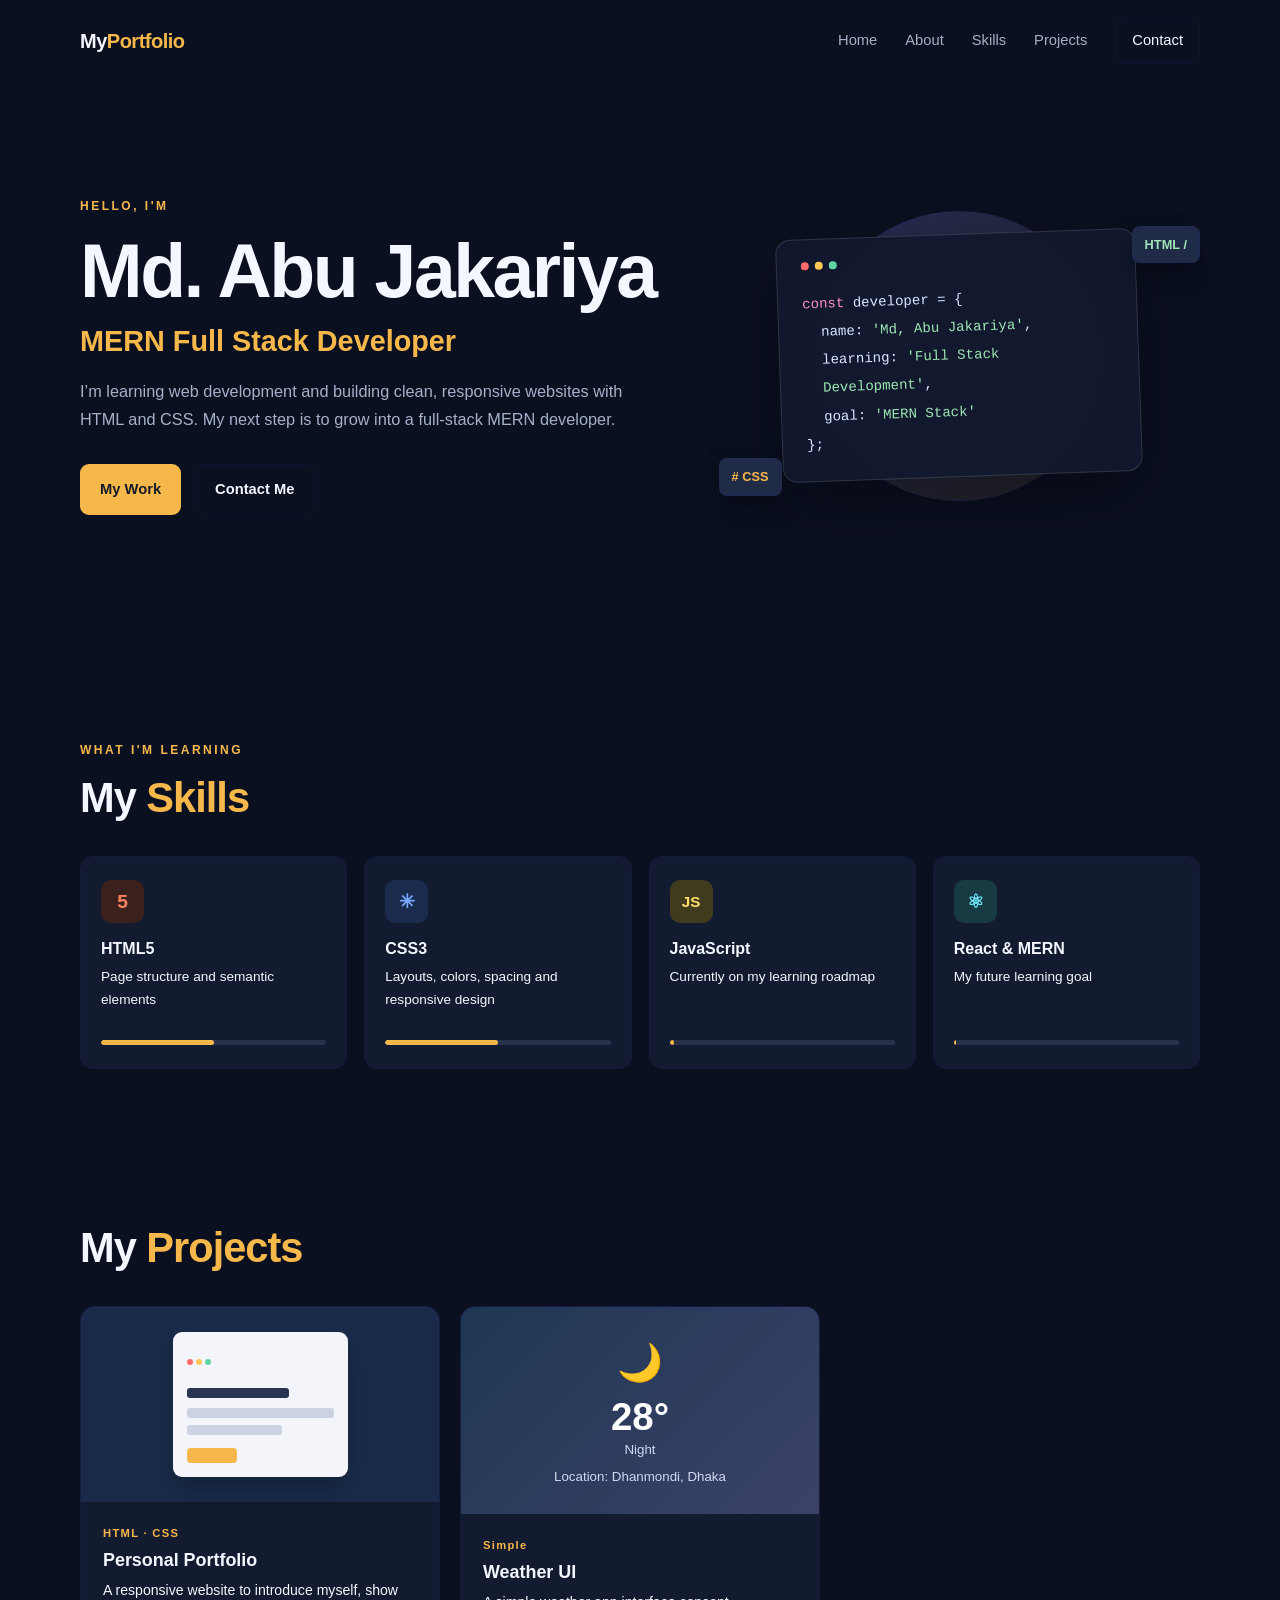
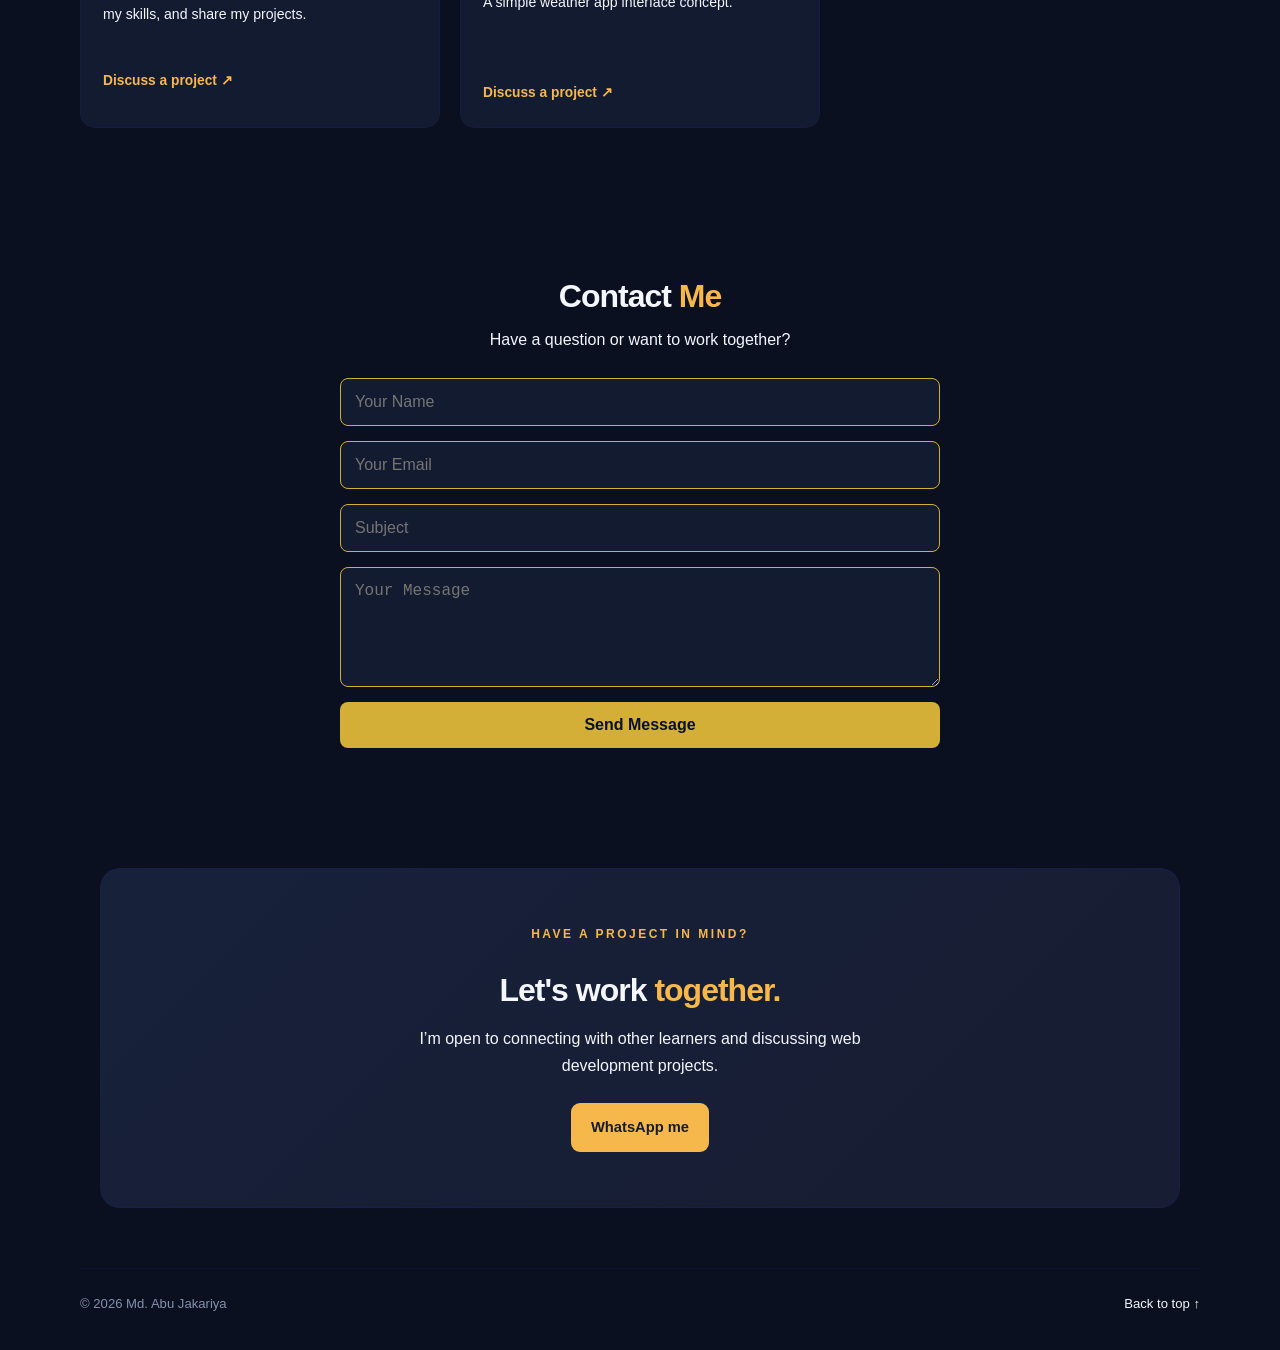
<file: index.html>
<!DOCTYPE html>
<html lang="en">
<head>
  <meta charset="UTF-8">
  <meta name="viewport" content="width=device-width, initial-scale=1.0">
  <title>abujakariya.portfolio.gov.bd
  </title>
  <link rel="stylesheet" href="style.css">
</head>
<body>
  <header class="navbar">
    <a class="logo" href="#home">My<span>Portfolio</span></a>
    <nav aria-label="Main navigation">
      <a href="#home">Home</a>
      <a href="assets/about.html" target="_blank">About</a>
      <a href="assets/skills.html" target="_blank">Skills</a>
      <a href="assets/project.html" target="_blank">Projects</a>
      <a class="nav-contact" href="#contact">Contact</a>
    </nav>
  </header>
<!-- header section -->
  <main>
    <section class="hero section" id="home">
      <div class="hero-text">
        <p class="eyebrow">HELLO, I'M</p>
        <h1>Md. Abu Jakariya</h1>
        <h2><span>MERN Full Stack Developer</span></h2>
        <p class="intro">I’m learning web development and building clean, responsive websites with HTML and CSS. My next step is to grow into a full-stack MERN developer.</p>
        <div class="hero-buttons">
          <a class="button primary" href="#projects">My Work</a>
          <a class="button secondary" href="#contact">Contact Me</a>
        </div>
      </div>
      
      <!-- card -->
      <div class="hero-art" aria-label="Decorative coding illustration">
        <div class="circle"></div>
        <div class="code-card">
          <div class="dots"><i></i><i></i><i></i></div>
          <p><span class="pink">const</span> developer = {</p>
          <p class="indent">name: <span class="green">'Md, Abu Jakariya'</span>,</p>
          <p class="indent">learning: <span class="green">'Full Stack Development'</span>,</p>
          <p class="indent">goal: <span class="green">'MERN Stack'</span></p>
          <p>};</p>
          <p class="cursor-line"></p>
        </div>
        <span class="float-tag tag-one"> HTML /</span>
        <span class="float-tag tag-two"># CSS</span>
      </div>
    </section>

    <!-- Skills -->
    <section class="section" id="skills">
      <div class="section-heading">
        <p class="eyebrow">WHAT I'M LEARNING</p>
        <h2>My <span>Skills</span></h2>
      </div>
      <div class="skills-grid">
        <article class="skill-card"><div class="skill-icon html-icon">5</div><h3>HTML5</h3><p>Page structure and semantic elements</p><div class="skill-track"><span style="width: 50%"></span></div></article>
        <article class="skill-card"><div class="skill-icon css-icon">✳</div><h3>CSS3</h3><p>Layouts, colors, spacing and responsive design</p><div class="skill-track"><span style="width: 50%"></span></div></article>
        <article class="skill-card"><div class="skill-icon js-icon">JS</div><h3>JavaScript</h3><p>Currently on my learning roadmap</p><div class="skill-track"><span style="width: 2%"></span></div></article>
        <article class="skill-card"><div class="skill-icon react-icon">⚛</div><h3>React & MERN</h3><p>My future learning goal</p><div class="skill-track"><span style="width: 1%"></span></div></article>
      </div>
     
    </section>

    <section class="section projects" id="projects">
      <div class="section-heading">
        
        <h2>My <span>Projects</span></h2>
      </div>
      <div class="project-grid">
        <article class="project-card">
          <div class="project-preview preview-one"><div class="mini-window"><span></span><span></span><span></span><div class="mini-title"></div><div class="mini-line"></div><div class="mini-line short"></div><div class="mini-button"></div></div></div>
          <div class="project-content"><p class="project-type">HTML · CSS</p><h3>Personal Portfolio</h3><p>A responsive website to introduce myself, show my skills, and share my projects.</p><a href="#contact">Discuss a project ↗</a></div>
        </article>
        <article class="project-card">
          <div class="project-preview preview-two"><div class="weather-card"><span>🌙</span><strong>28°</strong><small>Night</small>
          <div><small>Location: Dhanmondi, Dhaka</small></div></div></div>
          
          <div class="project-content"><p class="project-type"><b>Simple</b></p><h3>Weather UI</h3><p>A simple weather app interface concept.</p><a href="#contact">Discuss a project ↗</a></div>
        </article>
      </div>
    </section>

    <!-- form -->
     
<section class="contact" id="contact"> <h2>Contact <span id="col">Me</span></h2> <p>Have a question or want to work together?</p> <form class="contact-form"> <input type="text" placeholder="Your Name" required> <input type="email" placeholder="Your Email" required> <input type="text" placeholder="Subject" required> <textarea placeholder="Your Message" rows="5" required></textarea> <button type="submit">Send Message</button> </form> </section>
    <section class="section contact" id="contact">
      <div class="contact-box">
        <p class="eyebrow">HAVE A PROJECT IN MIND?</p>
        <h2>Let's work <span>together.</span></h2>
        <p>I’m open to connecting with other learners and discussing web development projects.</p>
        <a class="button primary" href="https://wa.me/8801773729997">WhatsApp me</a>
      </div>
    </section>
  </main>

  <footer>
    <p>© 2026 Md. Abu Jakariya</p>
    <a href="#home">Back to top ↑</a>
  </footer>
</body>
</html>
</file>
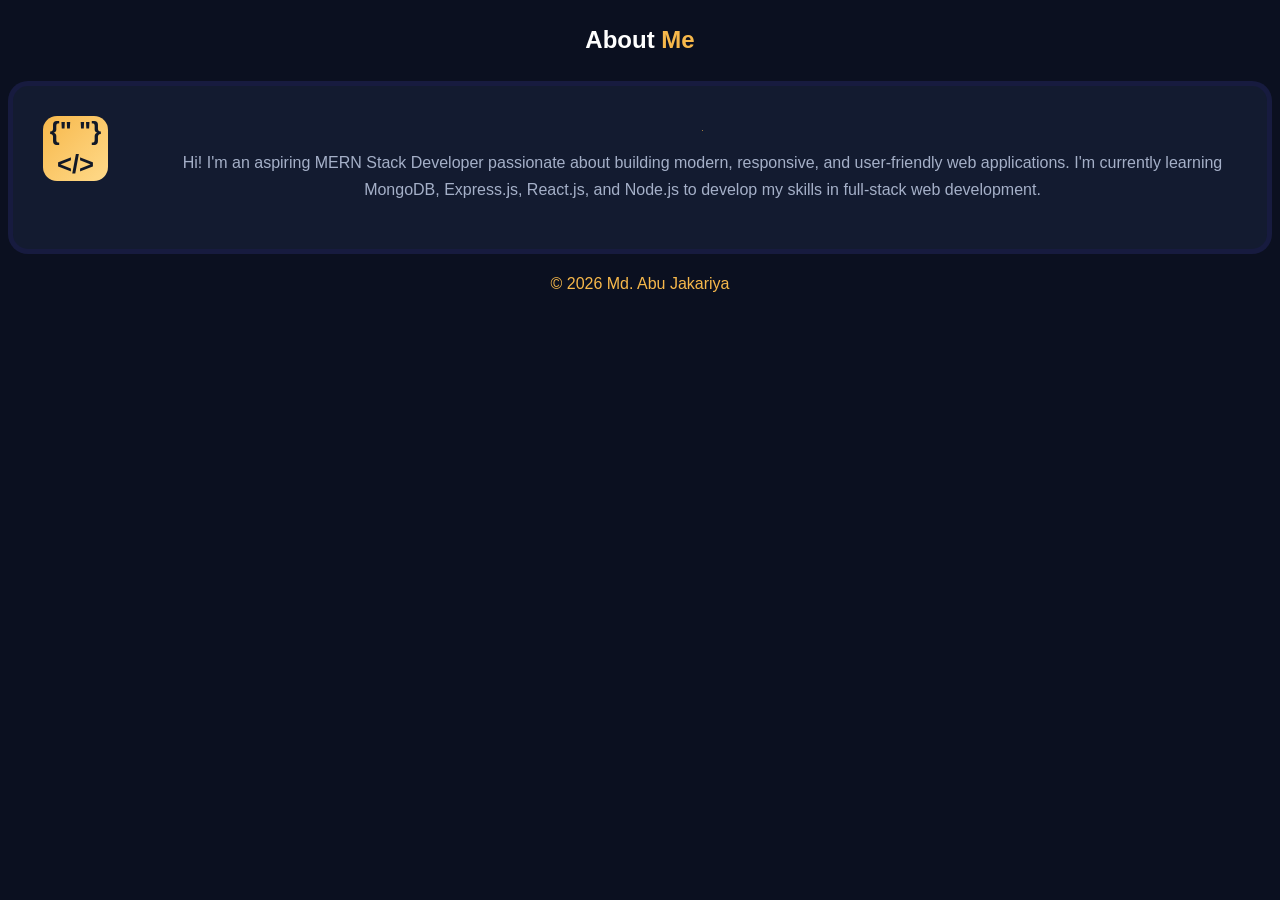
<file: assets/about.html>
<!DOCTYPE html>
<html lang="en">
<head>
    <meta charset="UTF-8">
    <meta name="viewport" content="width=device-width, initial-scale=1.0">
    <title>About</title>
    <link rel="stylesheet" href="about.css">
</head>
<body>
      <section class="section about" id="about">
      <div class="section-heading">
        <h2>About <span>Me</span></h2>
      </div>
      <div class="about-card">
        <div class="about-mark">{" "}</div>
        <div>
          <h3>.</h3>
          <p>Hi! I'm an aspiring MERN Stack Developer passionate about building modern, 
            responsive, and user-friendly web applications. 
            I'm currently learning MongoDB, Express.js, 
            React.js, and Node.js to develop my skills in 
            full-stack web development.</p>
        </div>
      </div>
    </section>

      <footer>
    <p>© 2026 Md. Abu Jakariya</p>
  </footer>
</body>
</html>
</file>
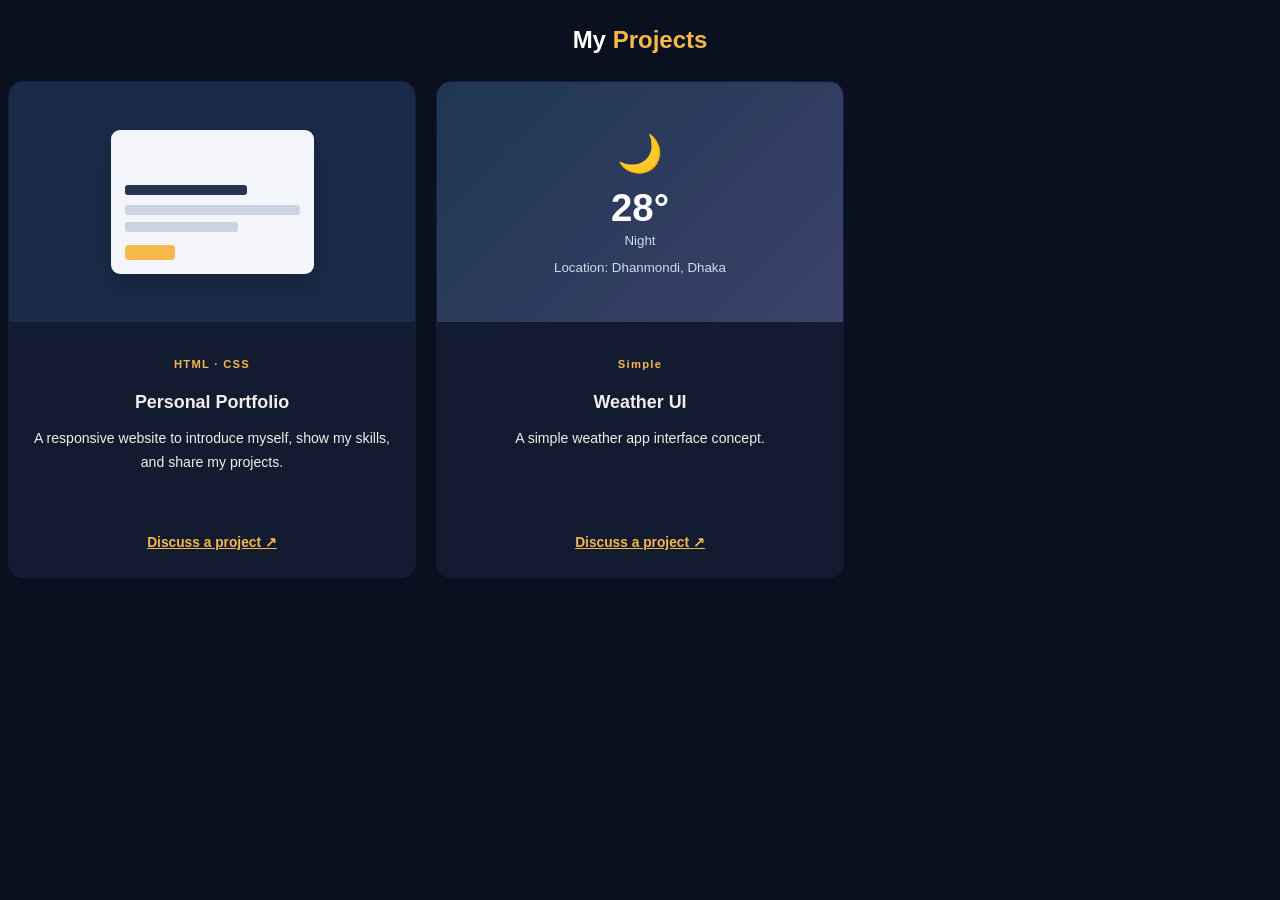
<file: assets/project.html>
<!DOCTYPE html>
<html lang="en">
<head>
    <meta charset="UTF-8">
    <meta name="viewport" content="width=device-width, initial-scale=1.0">
    <title>All Projects</title>
    <link rel="stylesheet" href="project.css">
</head>
<body>
     <h2>My <span>Projects</span></h2>
      </div>
      <div class="project-grid">
        <article class="project-card">
          <div class="project-preview preview-one"><div class="mini-window"><span></span><span></span><span></span><div class="mini-title"></div><div class="mini-line"></div><div class="mini-line short"></div><div class="mini-button"></div></div></div>
          <div class="project-content"><p class="project-type">HTML · CSS</p><h3>Personal Portfolio</h3><p>A responsive website to introduce myself, show my skills, and share my projects.</p><a href="#contact">Discuss a project ↗</a></div>
        </article>
        <article class="project-card">
          <div class="project-preview preview-two"><div class="weather-card"><span>🌙</span><strong>28°</strong><small>Night</small>
          <div><small>Location: Dhanmondi, Dhaka</small></div></div></div>
          
          <div class="project-content"><p class="project-type"><b>Simple</b></p><h3>Weather UI</h3><p>A simple weather app interface concept.</p><a href="#contact">Discuss a project ↗</a></div>
        </article>
      </div>
    </section>

</body>
</html>
</file>
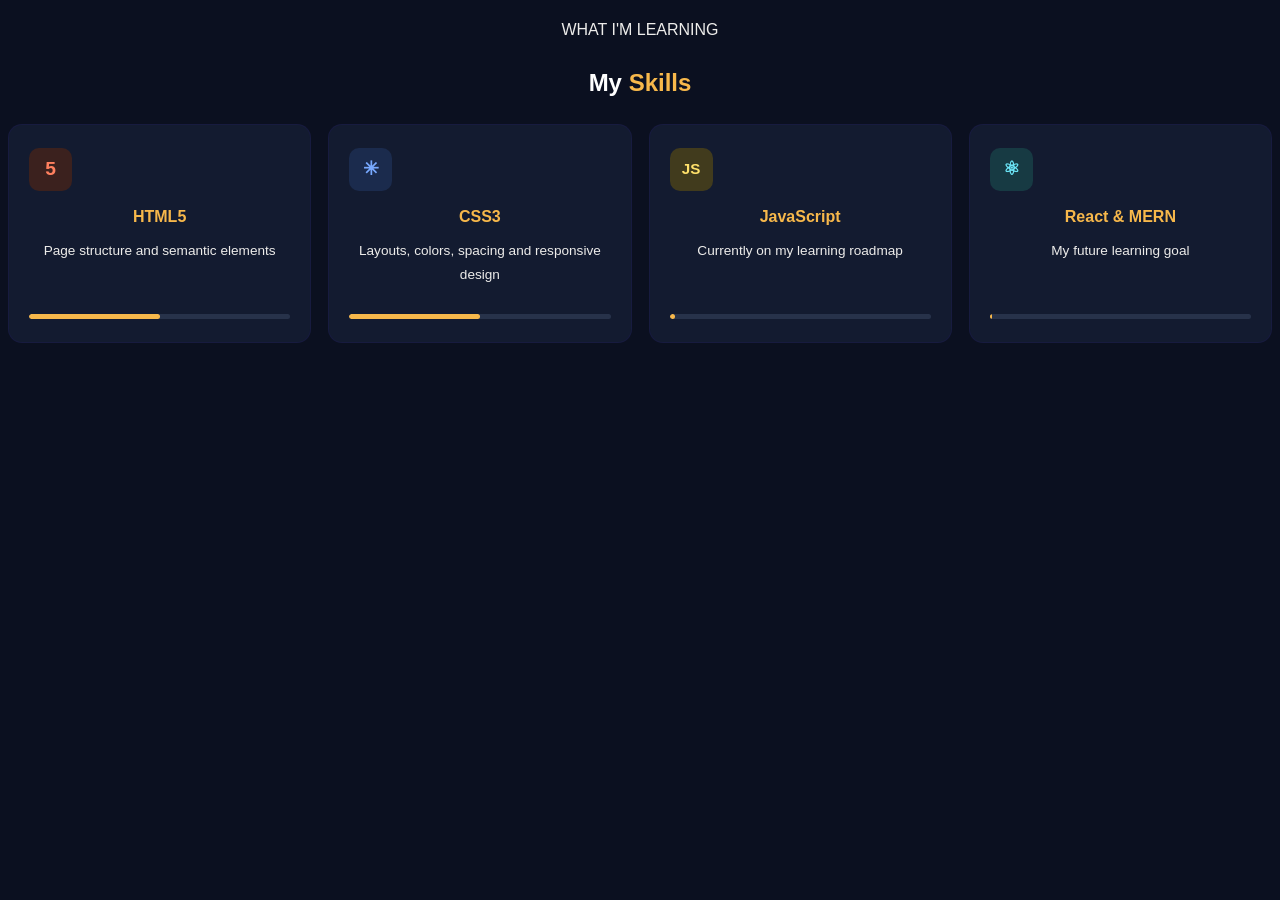
<file: assets/skills.html>
<!DOCTYPE html>
<html lang="en">
<head>
    <meta charset="UTF-8">
    <meta name="viewport" content="width=device-width, initial-scale=1.0">
    <title>Skills</title>
    <link rel="stylesheet" href="skills.css">
</head>
<body>
    <section class="section" id="skills">
      <div class="section-heading">
        <p class="eyebrow">WHAT I'M LEARNING</p>
        <h2>My <span>Skills</span></h2>
      </div>
      <div class="skills-grid">
        <article class="skill-card"><div class="skill-icon html-icon">5</div><h3>HTML5</h3><p>Page structure and semantic elements</p><div class="skill-track"><span style="width: 50%"></span></div></article>
        <article class="skill-card"><div class="skill-icon css-icon">✳</div><h3>CSS3</h3><p>Layouts, colors, spacing and responsive design</p><div class="skill-track"><span style="width: 50%"></span></div></article>
        <article class="skill-card"><div class="skill-icon js-icon">JS</div><h3>JavaScript</h3><p>Currently on my learning roadmap</p><div class="skill-track"><span style="width: 2%"></span></div></article>
        <article class="skill-card"><div class="skill-icon react-icon">⚛</div><h3>React & MERN</h3><p>My future learning goal</p><div class="skill-track"><span style="width: 1%"></span></div></article>
      </div>
     
    </section>
</body>
</html>
</file>
<file: style.css>
/*variable*/
:root {
  --bg: #0b1020;
  --panel: hsl(223, 44%, 13%);
  --panel-light: #18233b;
  --text: #f4f7ff;
  --muted: #a5b0c8;
  --accent: #f7b84b;
  --accent-2: #7c8cff;
  --border: rgba(66, 30, 210, 0.09);
}

/*scrolling animation*/
* { box-sizing: border-box; margin: 0; padding: 0; }
html { scroll-behavior: smooth; scroll-padding-top: 90px; }
body {
  background: var(--bg);
  color: var(--text);
  font-family: 'DM Sans', sans-serif;
  line-height: 1.7;
}
/*nav section*/
a { color: inherit; text-decoration: none; }
.navbar {
  width: min(1120px, 90%);
  margin: auto;
  min-height: 82px;
  display: flex;
  align-items: center;
  justify-content: space-between;
  gap: 24px;
}
.logo { font: 800 1.25rem 'Poppins', sans-serif; letter-spacing: -0.5px; }
.logo span { color: var(--accent); }
nav { display: flex; align-items: center; gap: 28px; }
nav a { color: var(--muted); font-size: 0.92rem; transition: color .2s; }
nav a:hover, footer a:hover { color: var(--accent); }
nav .nav-contact { color: var(--text); border: 1px solid var(--border); padding: 9px 16px; border-radius: 9px; }

/*heading section*/
.section { width: min(1120px, 90%); margin: auto; padding: 88px 0; }
.hero { min-height: 570px; display: grid; grid-template-columns: 1.1fr .9fr; align-items: center; gap: 50px; padding-top: 65px; }
.eyebrow { color: var(--accent); font-size: .75rem; font-weight: 700; letter-spacing: 2.5px; margin-bottom: 12px; }
.hero h1 { font: 800 clamp(2.7rem, 6vw, 4.7rem)/1.12 'Poppins', sans-serif; letter-spacing: -2.5px; }
.hero h2 { font: 600 clamp(1.25rem, 3vw, 1.8rem) 'Poppins', sans-serif; margin: 12px 0 20px; }
.hero h2 span, .section-heading h2 span, .contact h2 span { color: var(--accent); }
.intro { max-width: 560px; color: var(--muted); font-size: 1.02rem; }
.hero-buttons { display: flex; flex-wrap: wrap; gap: 13px; margin-top: 30px; }
.button { display: inline-flex; justify-content: center; align-items: center; padding: 12px 20px; border-radius: 9px; font-weight: 700; font-size: .92rem; transition: transform .2s, background .2s; }
.button:hover { transform: translateY(-3px); }
.primary { background: var(--accent); color: #161b28; }
.primary:hover { background: #ffca70; }
.secondary { border: 1px solid var(--border); color: var(--text); }
.secondary:hover { background: var(--panel-light); }

.hero-art { position: relative; min-height: 350px; display: grid; place-items: center; }
.circle { position: absolute; width: 290px; height: 290px; border-radius: 50%; background: linear-gradient(135deg, rgba(124,140,255,.23), rgba(247,184,75,.1)); border: 1px solid var(--border); }
.code-card { z-index: 1; width: min(360px, 100%); padding: 22px 24px; background: rgba(18,26,46,.96); border: 1px solid rgba(255,255,255,.13); border-radius: 15px; box-shadow: 0 24px 70px #0005; font: .88rem/2 'Courier New', monospace; color: #dce4ff; transform: rotate(-2deg); }
.dots { display: flex; gap: 6px; margin-bottom: 20px; }
.dots i, .mini-window > span { width: 8px; height: 8px; display: inline-block; border-radius: 50%; background: #ff6b6b; }
.dots i:nth-child(2), .mini-window > span:nth-child(2) { background: #ffc857; }
.dots i:nth-child(3), .mini-window > span:nth-child(3) { background: #5ed6a4; }
.pink { color: #ff8fc7; }
.green { color: #9ee6b5; }
.indent { padding-left: 18px; }
.cursor-line { color: var(--accent); }
.float-tag { z-index: 2; position: absolute; padding: 7px 12px; border-radius: 8px; background: #202b48; border: 1px solid var(--border); font-size: .8rem; font-weight: 700; box-shadow: 0 10px 25px #0004; }
.tag-one { top: 45px; right: 0; color: #9ee6b5; }
.tag-two { bottom: 35px; left: 0; color: var(--accent); }

.section-heading { margin-bottom: 32px; }
.section-heading h2, .contact h2 { font: 700 clamp(1.9rem, 4vw, 2.6rem)/1.25 'Poppins', sans-serif; letter-spacing: -1px; }


/* skills */
.skills-grid { display: grid; grid-template-columns: repeat(4, 1fr); gap: 17px; }
.skill-card { padding: 23px 20px; border-radius: 14px; background: var(--panel); border: 1px solid var(--border); }
.skill-icon { width: 43px; height: 43px; display: grid; place-items: center; border-radius: 10px; margin-bottom: 17px; font-weight: 800; font-size: 1.2rem; }
.html-icon { background: #3b211e; color: #ff805f; }
.css-icon { background: #1b2b4d; color: #78a9ff; }
.js-icon { background: #413b1d; color: #ffe16b; font-size: .95rem; }
.react-icon { background: #173a43; color: #6ce5f7; }
.skill-card h3 { font: 600 1rem 'Poppins', sans-serif; margin-bottom: 7px; }
.skill-card p { font-size: .85rem; min-height: 58px; }
.skill-track { height: 5px; background: #27324a; border-radius: 20px; margin-top: 17px; overflow: hidden; }
.skill-track span { display: block; height: 100%; background: var(--accent); border-radius: inherit; }
.note { color: #8491ac; font-size: .8rem; margin-top: 15px; }

/* project */
.projects { padding-top: 65px; }
.project-grid { display: grid; grid-template-columns: repeat(3, 1fr); gap: 20px; }
.project-card { overflow: hidden; border: 1px solid var(--border); border-radius: 15px; background: var(--panel); transition: transform .2s, border-color .2s; }
.project-card:hover { transform: translateY(-5px); border-color: rgba(253, 253, 255, 0.532); }
.project-preview { min-height: 190px; display: grid; place-items: center; background: #192b49; padding: 25px; }
.preview-two { background: linear-gradient(135deg, #1e3654, #3c4268); }
.mini-window { width: 175px; padding: 14px; border-radius: 9px; background: #f4f5fa; box-shadow: 0 12px 25px #0003; }
.mini-window > span { width: 6px; height: 6px; margin-right: 3px; }
.mini-title { height: 10px; width: 70%; background: #283452; border-radius: 3px; margin: 14px 0 10px; }
.mini-line { height: 10px; width: 100%; background: #cbd2e2; border-radius: 3px; margin: 7px 0; }
.mini-line.short { width: 65%; }
.mini-button { width: 50px; height: 15px; border-radius: 4px; background: var(--accent); margin-top: 13px; }
.weather-card { display: grid; justify-items: center; color: white; }
.weather-card span { font-size: 2.3rem; color: #ffcf68; }
.weather-card strong { font: 700 2.4rem 'Poppins', sans-serif; }
.weather-card small { color: #d0d9ef; }
.todo-card { width: 190px; padding: 18px; background: #f5f4ff; color: #282b47; border-radius: 10px; box-shadow: 0 12px 25px #0003; }
.todo-card b { display: block; margin-bottom: 10px; }
.todo-card p { font-size: .78rem; padding: 5px 0; color: #525875; }
.project-content { padding: 22px; }
.project-type { color: var(--accent); font-size: .7rem; font-weight: 700; letter-spacing: 1.3px; margin-bottom: 7px; }
.project-content h3 { font: 600 1.12rem 'Poppins', sans-serif; margin-bottom: 8px; }
.project-content > p:not(.project-type) { font-size: .88rem; min-height: 75px; }
.project-content a { display: inline-block; margin-top: 15px; font-size: .86rem; color: var(--accent); font-weight: 700; }

/* contact */
.contact { padding-top: 45px; padding-bottom: 90px; }
.contact-box { text-align: center; padding: 55px 25px; background: linear-gradient(135deg, #17213a, #171d32); border: 1px solid var(--border); border-radius: 20px; }
.contact-box > p:not(.eyebrow) { max-width: 520px; margin: 15px auto 24px; }
.contact-hint { font-size: .75rem; margin-bottom: 0 !important; margin-top: 15px !important; color: #8390aa !important; }
footer { width: min(1120px, 90%); margin: auto; padding: 24px 0 30px; border-top: 1px solid var(--border); display: flex; justify-content: space-between; gap: 20px; color: #8491ac; font-size: .82rem; }
footer a { color: var(--text); }


/* Contact Form */
.contact {
    padding: 60px 20px;
    text-align: center;
    background: var(--bg);
    color: var(--text);
}

.contact h2 {
    font-size: 32px;
    margin-bottom: 10px;
}

.contact p {
    margin-bottom: 25px;
}

.contact-form {
    max-width: 600px;
    margin: auto;
    display: flex;
    flex-direction: column;
    gap: 15px;
}

.contact-form input,
.contact-form textarea {
    width: 100%;
    padding: 14px;
    border: 1px solid #d4af37;
    border-radius: 8px;
    background: var(--panel);
    color: var(--text);
    font-size: 16px;
    outline: none;
    box-sizing: border-box;
}

.contact-form textarea {
    resize: vertical;
}

.contact-form button {
    padding: 14px;
    background: #d4af37;
    color: #0b1020;
    border: none;
    border-radius: 8px;
    font-size: 16px;
    font-weight: bold;
    cursor: pointer;
}

.contact-form button:hover {
    background: #f0ca55;
}

.contact {
    padding: 60px 20px;
    text-align: center;
    background: var(--bg);
    color: var(--text);
}

.contact h2 {
    font-size: 32px;
    margin-bottom: 10px;
    color: var(--text);
}
#col{
  color: var(--accent);
}
.contact p {
    margin-bottom: 25px;
}

.contact-form {
    max-width: 600px;
    margin: auto;
    display: flex;
    flex-direction: column;
    gap: 15px;
}

.contact-form input,
.contact-form textarea {
    width: 100%;
    padding: 14px;
    border: 1px solid #d4af37;
    border-radius: 8px;
    background: var(--panel);
    color: var(--text);
    font-size: 16px;
    outline: none;
    box-sizing: border-box;
}

.contact-form textarea {
    resize: vertical;
}

.contact-form button {
    padding: 14px;
    background: #d4af37;
    color: #0b1020;
    border: none;
    border-radius: 8px;
    font-size: 16px;
    font-weight: bold;
    cursor: pointer;
}

.contact-form button:hover {
    background: #f0ca55;
}

@media (max-width: 900px) {
  .hero { grid-template-columns: 1fr; gap: 20px; padding-top: 45px; }
  .hero-art { min-height: 320px; }
  .skills-grid { grid-template-columns: repeat(2, 1fr); }
  .project-grid { grid-template-columns: repeat(2, 1fr); }
}
@media (max-width: 600px) {
  .navbar { align-items: flex-start; flex-direction: column; padding: 20px 0; gap: 15px; }
  nav { width: 100%; gap: 15px; flex-wrap: wrap; }
  nav a { font-size: .82rem; }
  .section { padding: 60px 0; }
  .hero { padding-top: 30px; }
  .hero h1 { letter-spacing: -1.5px; }
  .hero-art { min-height: 285px; }
  .circle { width: 235px; height: 235px; }
  .code-card { padding: 18px; font-size: .76rem; }
  .about-card { grid-template-columns: 1fr; padding: 22px; }
  .skills-grid, .project-grid { grid-template-columns: 1fr; }
  .skill-card p, .project-content > p:not(.project-type) { min-height: 0; }
  footer { flex-direction: column; align-items: center; text-align: center; }
}
</file>
<file: assets/about.css>
:root {
  --bg: #0b1020;
  --panel: hsl(223, 44%, 13%);
  --panel-light: #18233b;
  --text: #f7b84b;
  --muted: #a5b0c8;
  --accent: #f7b84b;
  --accent-2: #7c8cff;
  --border: rgba(66, 30, 210, 0.09);
}
body {
  background: var(--bg);
  color: var(--text);
  font-family: 'DM Sans', sans-serif;
  line-height: 1.7;
  text-align: center;
}

span{
  color: var(--accent);
}
h2{
  color: white;
}

.about-card { display: grid; grid-template-columns: 75px 1fr; align-items: start; gap: 50px; padding: 30px; background: var(--panel); border: 5px solid var(--border); border-radius: 20px; }
.about-mark { width: 65px; height: 65px; border-radius: 14px; display: grid; place-items: center; background: linear-gradient(135deg, var(--accent), #ffda8a); color: #111827; font: 800 1.6rem 'Poppins', sans-serif; }
.about-mark::after { content: '</>'; }
.about-card h3 { font: 500 0.5rem 'Poppins', sans-serif; margin-bottom: 7px; }
.about-card p, .skill-card p, .project-content > p:not(.project-type), .contact-box > p:not(.eyebrow) { color: var(--muted); }

.hero h2 { font: 600 clamp(1.25rem, 3vw, 1.8rem) 'Poppins', sans-serif; margin: 12px 0 20px; }
.hero h2 span, .section-heading h2 span, .contact h2 span { color: var(--accent); }

@media (max-width: 900px) {
  .hero { grid-template-columns: 1fr; gap: 20px; padding-top: 45px; }
  .hero-art { min-height: 320px; }
  .skills-grid { grid-template-columns: repeat(2, 1fr); }
  .project-grid { grid-template-columns: repeat(2, 1fr); }
}
@media (max-width: 600px) {
  .navbar { align-items: flex-start; flex-direction: column; padding: 20px 0; gap: 15px; }
  nav { width: 100%; gap: 15px; flex-wrap: wrap; }
  nav a { font-size: .82rem; }
  .section { padding: 60px 0; }
  .hero { padding-top: 30px; }
  .hero h1 { letter-spacing: -1.5px; }
  .hero-art { min-height: 285px; }
  .circle { width: 235px; height: 235px; }
  .code-card { padding: 18px; font-size: .76rem; }
  .about-card { grid-template-columns: 1fr; padding: 22px; }
  .skills-grid, .project-grid { grid-template-columns: 1fr; }
  .skill-card p, .project-content > p:not(.project-type) { min-height: 0; }
  footer { flex-direction: column; align-items: center; text-align: center; }
}
</file>
<file: assets/project.css>
:root {
  --bg: #0b1020;
  --panel: hsl(223, 44%, 13%);
  --panel-light: #18233b;
  --text: #f1eee9;
  --muted: #a5b0c8;
  --accent: #f7b84b;
  --accent-2: #7c8cff;
  --border: rgba(66, 30, 210, 0.09);
}

body {
  background: var(--bg);
  color: var(--text);
  font-family: 'DM Sans', sans-serif;
  line-height: 1.7;
  text-align: center;
}

h2{
  color: white;
}
span{
  color: var(--accent);
}

.projects { padding-top: 65px; }
.project-grid { display: grid; grid-template-columns: repeat(3, 1fr); gap: 20px; }
.project-card { overflow: hidden; border: 1px solid var(--border); border-radius: 15px; background: var(--panel); transition: transform .2s, border-color .2s; }
.project-card:hover { transform: translateY(-5px); border-color: rgba(253, 253, 255, 0.532); }
.project-preview { min-height: 190px; display: grid; place-items: center; background: #192b49; padding: 25px; }
.preview-two { background: linear-gradient(135deg, #1e3654, #3c4268); }
.mini-window { width: 175px; padding: 14px; border-radius: 9px; background: #f4f5fa; box-shadow: 0 12px 25px #0003; }
.mini-window > span { width: 6px; height: 6px; margin-right: 3px; }
.mini-title { height: 10px; width: 70%; background: #283452; border-radius: 3px; margin: 14px 0 10px; }
.mini-line { height: 10px; width: 100%; background: #cbd2e2; border-radius: 3px; margin: 7px 0; }
.mini-line.short { width: 65%; }
.mini-button { width: 50px; height: 15px; border-radius: 4px; background: var(--accent); margin-top: 13px; }
.weather-card { display: grid; justify-items: center; color: white; }
.weather-card span { font-size: 2.3rem; color: #ffcf68; }
.weather-card strong { font: 700 2.4rem 'Poppins', sans-serif; }
.weather-card small { color: #d0d9ef; }
.todo-card { width: 190px; padding: 18px; background: #f5f4ff; color: #282b47; border-radius: 10px; box-shadow: 0 12px 25px #0003; }
.todo-card b { display: block; margin-bottom: 10px; }
.todo-card p { font-size: .78rem; padding: 5px 0; color: #525875; }
.project-content { padding: 22px; }
.project-type { color: var(--accent); font-size: .7rem; font-weight: 700; letter-spacing: 1.3px; margin-bottom: 7px; }
.project-content h3 { font: 600 1.12rem 'Poppins', sans-serif; margin-bottom: 8px; }
.project-content > p:not(.project-type) { font-size: .88rem; min-height: 75px; }
.project-content a { display: inline-block; margin-top: 15px; font-size: .86rem; color: var(--accent); font-weight: 700; }
</file>
<file: assets/skills.css>
:root {
  --bg: #0b1020;
  --panel: hsl(223, 44%, 13%);
  --panel-light: #18233b;
  --text: #edecea;
  --muted: #a5b0c8;
  --accent: #f7b84b;
  --accent-2: #7c8cff;
  --border: rgba(66, 30, 210, 0.09);
}
body {
  background: var(--bg);
  color: var(--text);
  font-family: 'DM Sans', sans-serif;
  line-height: 1.7;
  text-align: center;
}
h3{
  color: var(--accent);
}
span{
  color: var(--accent);
}
h2{
  color: white;
}


.skills-grid { display: grid; grid-template-columns: repeat(4, 1fr); gap: 17px; }
.skill-card { padding: 23px 20px; border-radius: 14px; background: var(--panel); border: 1px solid var(--border); }
.skill-icon { width: 43px; height: 43px; display: grid; place-items: center; border-radius: 10px; margin-bottom: 17px; font-weight: 800; font-size: 1.2rem; }
.html-icon { background: #3b211e; color: #ff805f; }
.css-icon { background: #1b2b4d; color: #78a9ff; }
.js-icon { background: #413b1d; color: #ffe16b; font-size: .95rem; }
.react-icon { background: #173a43; color: #6ce5f7; }
.skill-card h3 { font: 600 1rem 'Poppins', sans-serif; margin-bottom: 7px; }
.skill-card p { font-size: .85rem; min-height: 58px; }
.skill-track { height: 5px; background: #27324a; border-radius: 20px; margin-top: 17px; overflow: hidden; }
.skill-track span { display: block; height: 100%; background: var(--accent); border-radius: inherit; }
.note { color: #717d97; font-size: .8rem; margin-top: 15px; }
</file>
